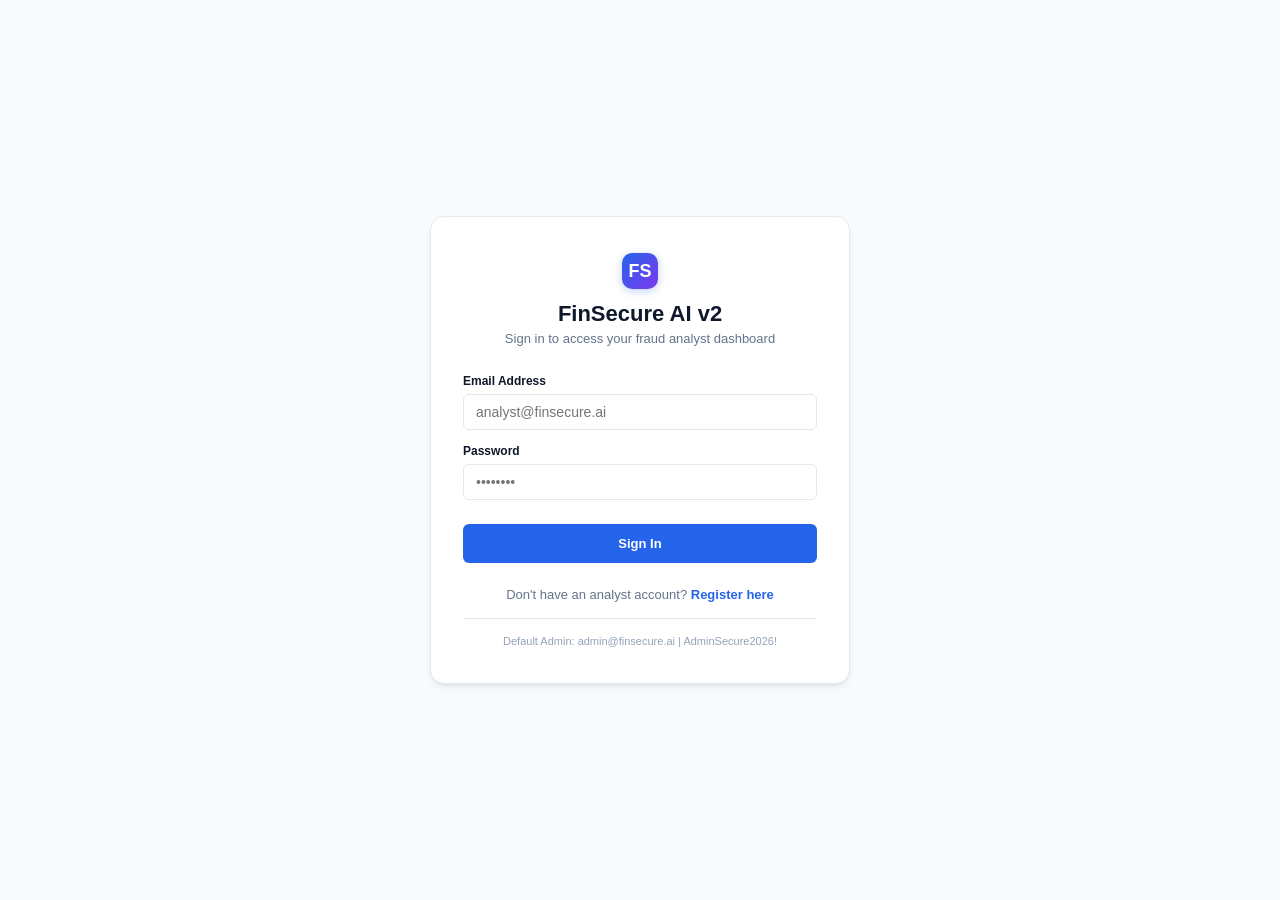
<file: finsecure-ai-v2/frontend/login.html>
<!DOCTYPE html>
<html lang="en">
<head>
  <meta charset="UTF-8">
  <meta name="viewport" content="width=device-width, initial-scale=1.0">
  <title>Sign In — FinSecure AI v2</title>
  <link rel="stylesheet" href="style.css">
</head>
<body class="auth-wrapper">
  <div class="auth-card">
    <div class="auth-header">
      <div style="display: flex; justify-content: center; margin-bottom: 12px;">
        <div class="logo-icon">FS</div>
      </div>
      <h1 style="font-size: 22px; font-weight: 700; color: var(--text-main);">FinSecure AI v2</h1>
      <p style="font-size: 13px; color: var(--text-muted); margin-top: 4px;">Sign in to access your fraud analyst dashboard</p>
    </div>

    <div id="login-alert" class="auth-alert"></div>

    <form id="login-form">
      <div class="form-group">
        <label class="form-label" for="login-email">Email Address</label>
        <input type="email" id="login-email" class="form-input" placeholder="analyst@finsecure.ai" required autocomplete="email">
      </div>

      <div class="form-group">
        <label class="form-label" for="login-password">Password</label>
        <input type="password" id="login-password" class="form-input" placeholder="••••••••" required minlength="8" autocomplete="current-password">
      </div>

      <button type="submit" id="btn-login" class="btn btn-primary" style="width: 100%; margin-top: 10px; padding: 11px;">
        Sign In
      </button>
    </form>

    <div style="margin-top: 24px; text-align: center; font-size: 13px; color: var(--text-muted);">
      Don't have an analyst account? <a href="register.html" style="color: var(--primary); text-decoration: none; font-weight: 600;">Register here</a>
    </div>

    <div style="margin-top: 16px; padding-top: 16px; border-top: 1px solid var(--border-color); font-size: 11px; color: var(--text-light); text-align: center;">
      Default Admin: <code>admin@finsecure.ai</code> | <code>AdminSecure2026!</code>
    </div>
  </div>

  <script>
    // Redirect if already authenticated
    if (localStorage.getItem('finsecure_token')) {
      window.location.replace('/');
    }

    const form = document.getElementById('login-form');
    const alertBox = document.getElementById('login-alert');
    const btn = document.getElementById('btn-login');

    form.addEventListener('submit', async (e) => {
      e.preventDefault();
      alertBox.className = 'auth-alert';
      alertBox.style.display = 'none';

      const email = document.getElementById('login-email').value.trim();
      const password = document.getElementById('login-password').value;

      if (!email || !email.includes('@')) {
        showAlert('Please enter a valid email address.', 'danger');
        return;
      }

      if (!password || password.length < 8) {
        showAlert('Password must be at least 8 characters long.', 'danger');
        return;
      }

      btn.disabled = true;
      btn.innerText = 'Authenticating...';

      try {
        const resp = await fetch('/auth/login', {
          method: 'POST',
          headers: { 'Content-Type': 'application/json' },
          body: JSON.stringify({ email, password })
        });

        const data = await resp.json();

        if (!resp.ok) {
          const errMsg = data.detail || 'Authentication failed. Please check your credentials.';
          showAlert(errMsg, 'danger');
          btn.disabled = false;
          btn.innerText = 'Sign In';
          return;
        }

        // Store JWT token and user info
        localStorage.setItem('finsecure_token', data.access_token);
        localStorage.setItem('finsecure_user', JSON.stringify(data.user));

        showAlert('Sign in successful. Redirecting to dashboard...', 'success');
        setTimeout(() => {
          window.location.replace('/');
        }, 500);

      } catch (err) {
        showAlert('Network error connecting to API server: ' + err.message, 'danger');
        btn.disabled = false;
        btn.innerText = 'Sign In';
      }
    });

    function showAlert(msg, type) {
      alertBox.textContent = msg;
      alertBox.className = `auth-alert ${type}`;
      alertBox.style.display = 'block';
    }
  </script>
</body>
</html>
</file>
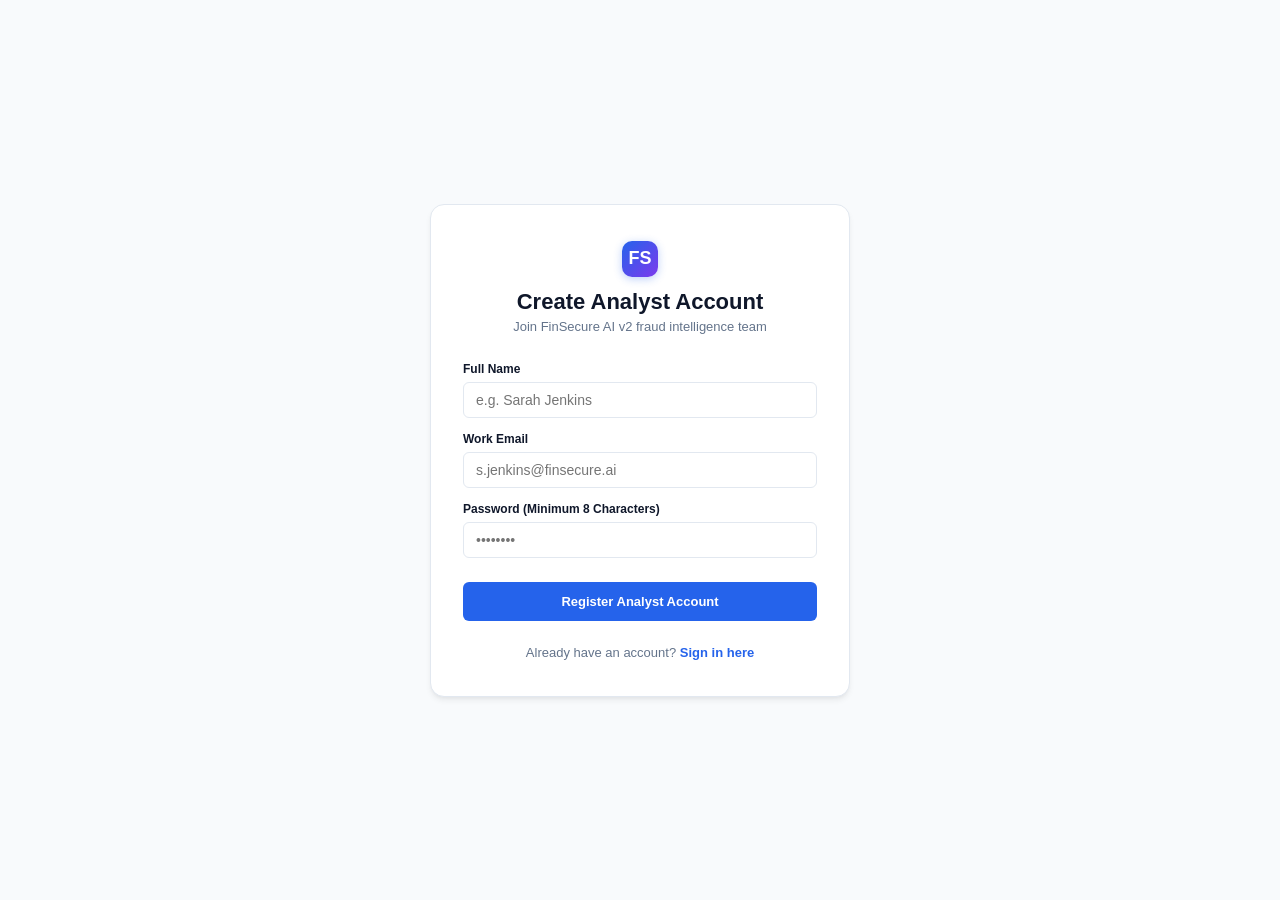
<file: finsecure-ai-v2/frontend/register.html>
<!DOCTYPE html>
<html lang="en">
<head>
  <meta charset="UTF-8">
  <meta name="viewport" content="width=device-width, initial-scale=1.0">
  <title>Register Analyst — FinSecure AI v2</title>
  <link rel="stylesheet" href="style.css">
</head>
<body class="auth-wrapper">
  <div class="auth-card">
    <div class="auth-header">
      <div style="display: flex; justify-content: center; margin-bottom: 12px;">
        <div class="logo-icon">FS</div>
      </div>
      <h1 style="font-size: 22px; font-weight: 700; color: var(--text-main);">Create Analyst Account</h1>
      <p style="font-size: 13px; color: var(--text-muted); margin-top: 4px;">Join FinSecure AI v2 fraud intelligence team</p>
    </div>

    <div id="register-alert" class="auth-alert"></div>

    <form id="register-form">
      <div class="form-group">
        <label class="form-label" for="reg-fullname">Full Name</label>
        <input type="text" id="reg-fullname" class="form-input" placeholder="e.g. Sarah Jenkins" required minlength="2">
      </div>

      <div class="form-group">
        <label class="form-label" for="reg-email">Work Email</label>
        <input type="email" id="reg-email" class="form-input" placeholder="s.jenkins@finsecure.ai" required autocomplete="email">
      </div>

      <div class="form-group">
        <label class="form-label" for="reg-password">Password (Minimum 8 Characters)</label>
        <input type="password" id="reg-password" class="form-input" placeholder="••••••••" required minlength="8" autocomplete="new-password">
      </div>

      <button type="submit" id="btn-register" class="btn btn-primary" style="width: 100%; margin-top: 10px; padding: 11px;">
        Register Analyst Account
      </button>
    </form>

    <div style="margin-top: 24px; text-align: center; font-size: 13px; color: var(--text-muted);">
      Already have an account? <a href="login.html" style="color: var(--primary); text-decoration: none; font-weight: 600;">Sign in here</a>
    </div>
  </div>

  <script>
    if (localStorage.getItem('finsecure_token')) {
      window.location.replace('/');
    }

    const form = document.getElementById('register-form');
    const alertBox = document.getElementById('register-alert');
    const btn = document.getElementById('btn-register');

    form.addEventListener('submit', async (e) => {
      e.preventDefault();
      alertBox.className = 'auth-alert';
      alertBox.style.display = 'none';

      const full_name = document.getElementById('reg-fullname').value.trim();
      const email = document.getElementById('reg-email').value.trim();
      const password = document.getElementById('reg-password').value;

      if (!full_name || full_name.length < 2) {
        showAlert('Please enter your full name.', 'danger');
        return;
      }

      if (!email || !email.includes('@')) {
        showAlert('Please enter a valid email address.', 'danger');
        return;
      }

      if (!password || password.length < 8) {
        showAlert('Password must be at least 8 characters long.', 'danger');
        return;
      }

      btn.disabled = true;
      btn.innerText = 'Creating Account...';

      try {
        const resp = await fetch('/auth/register', {
          method: 'POST',
          headers: { 'Content-Type': 'application/json' },
          body: JSON.stringify({ full_name, email, password })
        });

        const data = await resp.json();

        if (!resp.ok) {
          const errMsg = data.detail || 'Registration failed. Please verify your details.';
          showAlert(errMsg, 'danger');
          btn.disabled = false;
          btn.innerText = 'Register Analyst Account';
          return;
        }

        // Save JWT token and redirect to dashboard
        localStorage.setItem('finsecure_token', data.access_token);
        localStorage.setItem('finsecure_user', JSON.stringify(data.user));

        showAlert('Account created successfully! Redirecting to dashboard...', 'success');
        setTimeout(() => {
          window.location.replace('/');
        }, 500);

      } catch (err) {
        showAlert('Network error connecting to API: ' + err.message, 'danger');
        btn.disabled = false;
        btn.innerText = 'Register Analyst Account';
      }
    });

    function showAlert(msg, type) {
      alertBox.textContent = msg;
      alertBox.className = `auth-alert ${type}`;
      alertBox.style.display = 'block';
    }
  </script>
</body>
</html>
</file>
<file: finsecure-ai-v2/frontend/style.css>
/* FinSecure AI v2 — Modern Light Design System */
:root {
  --bg-main: #f8fafc;
  --bg-card: #ffffff;
  --bg-sidebar: #ffffff;
  --bg-muted: #f1f5f9;
  --border-color: #e2e8f0;
  --border-focus: #3b82f6;

  --text-main: #0f172a;
  --text-muted: #64748b;
  --text-light: #94a3b8;

  --primary: #2563eb;
  --primary-hover: #1d4ed8;
  --primary-light: #eff6ff;

  --danger: #dc2626;
  --danger-light: #fef2f2;
  --danger-border: #fecaca;

  --success: #16a34a;
  --success-light: #f0fdf4;
  --success-border: #bbf7d0;

  --warning: #d97706;
  --warning-light: #fffbeb;
  --warning-border: #fde68a;

  --shadow-sm: 0 1px 2px 0 rgba(0, 0, 0, 0.05);
  --shadow-md: 0 4px 6px -1px rgba(0, 0, 0, 0.07), 0 2px 4px -2px rgba(0, 0, 0, 0.05);
  --shadow-lg: 0 10px 15px -3px rgba(0, 0, 0, 0.08), 0 4px 6px -4px rgba(0, 0, 0, 0.04);

  --radius-sm: 6px;
  --radius-md: 10px;
  --radius-lg: 14px;
  --radius-full: 9999px;

  --font-sans: -apple-system, BlinkMacSystemFont, "Segoe UI", Roboto, "Helvetica Neue", Arial, sans-serif;
}

* {
  box-sizing: border-box;
  margin: 0;
  padding: 0;
  font-family: var(--font-sans);
}

body {
  background-color: var(--bg-main);
  color: var(--text-main);
  min-height: 100vh;
  display: flex;
  flex-direction: column;
  -webkit-font-smoothing: antialiased;
}

/* App Layout: Header + Sidebar + Main Content */
.app-header {
  height: 64px;
  background: var(--bg-card);
  border-bottom: 1px solid var(--border-color);
  display: flex;
  align-items: center;
  justify-content: space-between;
  padding: 0 24px;
  position: sticky;
  top: 0;
  z-index: 50;
  box-shadow: var(--shadow-sm);
}

.logo-area {
  display: flex;
  align-items: center;
  gap: 12px;
}

.logo-icon {
  width: 36px;
  height: 36px;
  border-radius: var(--radius-md);
  background: linear-gradient(135deg, #2563eb, #7c3aed);
  display: flex;
  align-items: center;
  justify-content: center;
  color: #fff;
  font-weight: 700;
  font-size: 18px;
  box-shadow: 0 2px 8px rgba(37, 99, 235, 0.3);
}

.logo-title {
  font-size: 17px;
  font-weight: 700;
  color: var(--text-main);
  display: flex;
  align-items: center;
  gap: 8px;
}

.header-badges {
  display: flex;
  align-items: center;
  gap: 10px;
  flex-wrap: wrap;
}

.badge-pill {
  font-size: 12px;
  font-weight: 500;
  padding: 4px 10px;
  border-radius: var(--radius-full);
  display: inline-flex;
  align-items: center;
  gap: 6px;
  border: 1px solid var(--border-color);
  background: var(--bg-muted);
  color: var(--text-muted);
}

.badge-dataset {
  background: #f0fdf4;
  border-color: #bbf7d0;
  color: #15803d;
}

.badge-trained {
  background: #eff6ff;
  border-color: #bfdbfe;
  color: #1d4ed8;
}

.badge-ws-live {
  background: #f0fdf4;
  border-color: #bbf7d0;
  color: #15803d;
}

.badge-ws-disconnected {
  background: #fef2f2;
  border-color: #fecaca;
  color: #b91c1c;
}

.pulse-dot {
  width: 8px;
  height: 8px;
  border-radius: 50%;
  background: #16a34a;
}

.pulse-dot.danger {
  background: #dc2626;
}

.user-menu {
  display: flex;
  align-items: center;
  gap: 12px;
}

.user-avatar {
  width: 34px;
  height: 34px;
  border-radius: 50%;
  background: #e2e8f0;
  color: var(--primary);
  display: flex;
  align-items: center;
  justify-content: center;
  font-weight: 600;
  font-size: 13px;
  border: 1px solid var(--border-color);
}

.user-name {
  font-size: 13px;
  font-weight: 600;
}

.role-badge {
  font-size: 10px;
  font-weight: 700;
  text-transform: uppercase;
  padding: 2px 6px;
  border-radius: 4px;
  background: #f1f5f9;
  color: #475569;
}

.role-badge.admin {
  background: #fef3c7;
  color: #b45309;
}

.app-container {
  display: flex;
  flex: 1;
  min-height: calc(100vh - 64px);
}

/* Sidebar */
.sidebar {
  width: 240px;
  background: var(--bg-sidebar);
  border-right: 1px solid var(--border-color);
  padding: 20px 12px;
  display: flex;
  flex-direction: column;
  gap: 6px;
  flex-shrink: 0;
  position: sticky;
  top: 64px;
  height: calc(100vh - 64px);
  overflow-y: auto;
}

.nav-item {
  display: flex;
  align-items: center;
  gap: 12px;
  padding: 10px 14px;
  border-radius: var(--radius-md);
  font-size: 14px;
  font-weight: 500;
  color: var(--text-muted);
  cursor: pointer;
  transition: all 0.15s ease;
  user-select: none;
  border: none;
  background: transparent;
  width: 100%;
  text-align: left;
}

.nav-item:hover {
  background: var(--bg-muted);
  color: var(--text-main);
}

.nav-item.active {
  background: var(--primary-light);
  color: var(--primary);
  font-weight: 600;
}

.nav-icon {
  width: 20px;
  height: 20px;
  display: inline-flex;
  align-items: center;
  justify-content: center;
}

/* Main Content Area */
.main-content {
  flex: 1;
  padding: 28px 32px;
  max-width: 1440px;
  margin: 0 auto;
  width: 100%;
  scroll-margin-top: 64px;
}

.page-panel {
  display: none;
  animation: fadeIn 0.2s ease-out;
  scroll-margin-top: 64px;
}

.page-panel.active {
  display: block;
}

@keyframes fadeIn {
  from { opacity: 0; transform: translateY(4px); }
  to { opacity: 1; transform: translateY(0); }
}

.page-title {
  font-size: 22px;
  font-weight: 700;
  margin-bottom: 20px;
  color: var(--text-main);
  display: flex;
  align-items: center;
  justify-content: space-between;
  flex-wrap: wrap;
  gap: 12px;
}

/* Cards & Layout */
.card {
  background: var(--bg-card);
  border: 1px solid var(--border-color);
  border-radius: var(--radius-lg);
  padding: 22px;
  box-shadow: var(--shadow-sm);
  margin-bottom: 24px;
}

.card-title {
  font-size: 16px;
  font-weight: 600;
  color: var(--text-main);
  margin-bottom: 16px;
  display: flex;
  align-items: center;
  justify-content: space-between;
}

.grid-2 {
  display: grid;
  grid-template-columns: 1fr 1fr;
  gap: 20px;
}

.grid-3 {
  display: grid;
  grid-template-columns: repeat(3, 1fr);
  gap: 20px;
}

.grid-kpi {
  display: grid;
  grid-template-columns: repeat(auto-fit, minmax(210px, 1fr));
  gap: 16px;
  margin-bottom: 24px;
}

.kpi-card {
  background: var(--bg-card);
  border: 1px solid var(--border-color);
  border-radius: var(--radius-md);
  padding: 18px;
  box-shadow: var(--shadow-sm);
}

.kpi-label {
  font-size: 12px;
  font-weight: 600;
  text-transform: uppercase;
  color: var(--text-muted);
  letter-spacing: 0.5px;
  margin-bottom: 6px;
}

.kpi-value {
  font-size: 24px;
  font-weight: 700;
  color: var(--text-main);
}

.kpi-value.green { color: var(--success); }
.kpi-value.red { color: var(--danger); }
.kpi-value.blue { color: var(--primary); }
.kpi-value.amber { color: var(--warning); }

/* Forms & Inputs */
.form-group {
  margin-bottom: 14px;
}

.form-label {
  display: block;
  font-size: 12px;
  font-weight: 600;
  color: var(--text-main);
  margin-bottom: 6px;
}

.form-input, .form-select {
  width: 100%;
  padding: 9px 12px;
  border: 1px solid var(--border-color);
  border-radius: var(--radius-sm);
  background: #ffffff;
  color: var(--text-main);
  font-size: 14px;
  outline: none;
  transition: border-color 0.15s ease;
}

.form-input:focus, .form-select:focus {
  border-color: var(--border-focus);
  box-shadow: 0 0 0 3px rgba(59, 130, 246, 0.15);
}

.btn {
  display: inline-flex;
  align-items: center;
  justify-content: center;
  gap: 8px;
  padding: 9px 16px;
  border-radius: var(--radius-sm);
  font-size: 13px;
  font-weight: 600;
  cursor: pointer;
  transition: all 0.15s ease;
  border: 1px solid transparent;
  user-select: none;
}

.btn-primary {
  background: var(--primary);
  color: #fff;
}

.btn-primary:hover {
  background: var(--primary-hover);
}

.btn-secondary {
  background: #fff;
  border-color: var(--border-color);
  color: var(--text-main);
}

.btn-secondary:hover {
  background: var(--bg-muted);
}

.btn-danger {
  background: var(--danger);
  color: #fff;
}

.btn-danger:hover {
  background: #b91c1c;
}

.btn-warning {
  background: #f59e0b;
  color: #fff;
}

.btn-warning:hover {
  background: #d97706;
}

.btn-sm {
  padding: 6px 10px;
  font-size: 12px;
}

/* Tables */
.table-container {
  overflow-x: auto;
  border: 1px solid var(--border-color);
  border-radius: var(--radius-md);
  background: #fff;
}

table {
  width: 100%;
  border-collapse: collapse;
  font-size: 13px;
}

th {
  background: #f8fafc;
  color: var(--text-muted);
  font-weight: 600;
  text-align: left;
  padding: 12px 14px;
  border-bottom: 1px solid var(--border-color);
  white-space: nowrap;
}

td {
  padding: 12px 14px;
  border-bottom: 1px solid var(--border-color);
  color: var(--text-main);
  vertical-align: middle;
}

tr:hover td {
  background: #f8fafc;
}

tr.row-clickable {
  cursor: pointer;
}

.badge-decision {
  display: inline-flex;
  align-items: center;
  gap: 4px;
  padding: 3px 8px;
  border-radius: 4px;
  font-size: 11px;
  font-weight: 700;
  letter-spacing: 0.3px;
}

.badge-decision.fraud {
  background: var(--danger-light);
  color: var(--danger);
  border: 1px solid var(--danger-border);
}

.badge-decision.clean {
  background: var(--success-light);
  color: var(--success);
  border: 1px solid var(--success-border);
}

/* Flash for live incoming rows */
@keyframes flashGreen {
  0% { background-color: #dcfce7; }
  100% { background-color: transparent; }
}

.new-row-flash td {
  animation: flashGreen 2.5s ease-out;
}

/* Slide-out Drawer */
.drawer-backdrop {
  position: fixed;
  top: 0;
  left: 0;
  right: 0;
  bottom: 0;
  background: rgba(0, 0, 0, 0.4);
  z-index: 100;
  display: none;
}

.drawer {
  position: fixed;
  top: 0;
  right: -550px;
  width: 520px;
  height: 100vh;
  background: #fff;
  z-index: 101;
  box-shadow: -4px 0 24px rgba(0, 0, 0, 0.15);
  transition: right 0.25s ease;
  display: flex;
  flex-direction: column;
}

.drawer.open {
  right: 0;
}

.drawer-header {
  padding: 20px 24px;
  border-bottom: 1px solid var(--border-color);
  display: flex;
  align-items: center;
  justify-content: space-between;
}

.drawer-title {
  font-size: 18px;
  font-weight: 700;
}

.drawer-body {
  padding: 24px;
  overflow-y: auto;
  flex: 1;
}

/* Chat UI */
.chat-container {
  display: flex;
  flex-direction: column;
  height: 600px;
  border: 1px solid var(--border-color);
  border-radius: var(--radius-lg);
  background: #fff;
  overflow: hidden;
}

.chat-history {
  flex: 1;
  padding: 20px;
  overflow-y: auto;
  display: flex;
  flex-direction: column;
  gap: 16px;
  background: #f8fafc;
}

.chat-bubble {
  max-width: 80%;
  padding: 12px 16px;
  border-radius: var(--radius-md);
  font-size: 14px;
  line-height: 1.5;
}

.chat-bubble.user {
  align-self: flex-end;
  background: var(--primary);
  color: #fff;
  border-bottom-right-radius: 2px;
}

.chat-bubble.bot {
  align-self: flex-start;
  background: #fff;
  color: var(--text-main);
  border: 1px solid var(--border-color);
  border-bottom-left-radius: 2px;
  box-shadow: var(--shadow-sm);
}

.chat-bubble.typing {
  display: inline-flex;
  align-items: center;
  gap: 5px;
  padding: 10px 18px;
  background: #fff;
  border: 1px solid var(--border-color);
  border-radius: var(--radius-md);
  box-shadow: var(--shadow-sm);
}

.chat-bubble.typing span {
  width: 7px;
  height: 7px;
  border-radius: 50%;
  background: var(--primary);
  display: inline-block;
  animation: typingBounce 1.4s infinite ease-in-out both;
}

.chat-bubble.typing span:nth-child(1) { animation-delay: -0.32s; }
.chat-bubble.typing span:nth-child(2) { animation-delay: -0.16s; }

@keyframes typingBounce {
  0%, 80%, 100% { transform: scale(0.2); opacity: 0.3; }
  40% { transform: scale(1); opacity: 1; }
}

.chat-suggestion-link {
  color: var(--primary);
  cursor: pointer;
  text-decoration: underline;
  font-weight: 600;
  display: inline-block;
  margin: 2px 0;
}
.chat-suggestion-link:hover {
  color: #1d4ed8;
}

.chat-sources {
  margin-top: 8px;
  font-size: 11px;
  color: var(--text-muted);
  border-top: 1px dashed var(--border-color);
  padding-top: 6px;
}

.chat-chips {
  padding: 10px 16px;
  display: flex;
  gap: 8px;
  flex-wrap: wrap;
  background: #fff;
  border-top: 1px solid var(--border-color);
}

.chip {
  font-size: 12px;
  padding: 4px 10px;
  border-radius: var(--radius-full);
  background: var(--bg-muted);
  color: var(--text-main);
  border: 1px solid var(--border-color);
  cursor: pointer;
  transition: all 0.15s ease;
}

.chip:hover {
  background: var(--primary-light);
  border-color: #bfdbfe;
  color: var(--primary);
}

.chat-input-bar {
  padding: 12px 16px;
  border-top: 1px solid var(--border-color);
  background: #fff;
  display: flex;
  gap: 10px;
}

/* Auth Cards (Login & Register) */
.auth-wrapper {
  min-height: 100vh;
  display: flex;
  align-items: center;
  justify-content: center;
  padding: 24px;
  background: #f8fafc;
}

.auth-card {
  width: 100%;
  max-width: 420px;
  background: #fff;
  border: 1px solid var(--border-color);
  border-radius: var(--radius-lg);
  padding: 36px 32px;
  box-shadow: var(--shadow-md);
}

.auth-header {
  text-align: center;
  margin-bottom: 28px;
}

.auth-alert {
  padding: 10px 14px;
  border-radius: var(--radius-sm);
  font-size: 13px;
  margin-bottom: 16px;
  display: none;
}

.auth-alert.danger {
  background: var(--danger-light);
  border: 1px solid var(--danger-border);
  color: var(--danger);
  display: block;
}

.auth-alert.success {
  background: var(--success-light);
  border: 1px solid var(--success-border);
  color: var(--success);
  display: block;
}

/* Retrain Warning Banner */
.banner-retrain {
  background: var(--danger-light);
  border: 1px solid var(--danger-border);
  color: var(--danger);
  padding: 14px 20px;
  border-radius: var(--radius-md);
  font-weight: 700;
  font-size: 14px;
  margin-bottom: 20px;
  display: flex;
  align-items: center;
  gap: 10px;
}

/* Responsive Breakpoints */
@media (max-width: 1024px) {
  .sidebar { width: 200px; }
  .grid-2, .grid-3 { grid-template-columns: 1fr; }
}

@media (max-width: 768px) {
  .app-container { flex-direction: column; }
  .sidebar {
    width: 100%;
    flex-direction: row;
    overflow-x: auto;
    border-right: none;
    border-bottom: 1px solid var(--border-color);
    padding: 10px 16px;
  }
  .nav-item { width: auto; white-space: nowrap; }
  .main-content { padding: 16px; }
  .drawer { width: 100%; right: -100%; }
}

/* =========================================================================
   Analyze CSV Feature Styles
   ========================================================================= */
.analysis-stepper {
  display: flex;
  align-items: center;
  justify-content: space-between;
  background: var(--bg-card);
  border: 1px solid var(--border-color);
  border-radius: var(--radius-lg);
  padding: 18px 28px;
  margin-bottom: 24px;
  box-shadow: var(--shadow-sm);
  position: relative;
  overflow-x: auto;
}

.step-item {
  display: flex;
  align-items: center;
  gap: 10px;
  cursor: default;
  position: relative;
  z-index: 2;
  white-space: nowrap;
}

.step-num {
  width: 32px;
  height: 32px;
  border-radius: 50%;
  background: var(--bg-muted);
  border: 2px solid var(--border-color);
  color: var(--text-muted);
  font-size: 13px;
  font-weight: 700;
  display: flex;
  align-items: center;
  justify-content: center;
  transition: all 0.2s ease;
}

.step-label {
  font-size: 13px;
  font-weight: 600;
  color: var(--text-muted);
}

.step-item.active .step-num {
  background: var(--primary);
  border-color: var(--primary);
  color: #fff;
  box-shadow: 0 0 0 4px var(--primary-light);
}
.step-item.active .step-label {
  color: var(--primary);
}

.step-item.completed .step-num {
  background: var(--success);
  border-color: var(--success);
  color: #fff;
}
.step-item.completed .step-label {
  color: var(--text-main);
}

.step-divider {
  flex: 1;
  height: 2px;
  background: var(--border-color);
  margin: 0 16px;
  min-width: 24px;
}

.step-panel {
  display: none;
}
.step-panel.active {
  display: block;
  animation: fadeIn 0.2s ease-out;
}

/* Upload Dropzone */
.dropzone {
  border: 2px dashed var(--border-color);
  border-radius: var(--radius-lg);
  background: #fafbfc;
  padding: 40px 24px;
  text-align: center;
  cursor: pointer;
  transition: all 0.2s ease;
  position: relative;
}

.dropzone:hover, .dropzone.dragover {
  border-color: var(--primary);
  background: var(--primary-light);
}

.dropzone-icon {
  font-size: 44px;
  margin-bottom: 12px;
  color: var(--primary);
}

.dropzone-title {
  font-size: 16px;
  font-weight: 600;
  color: var(--text-main);
  margin-bottom: 6px;
}

.dropzone-sub {
  font-size: 13px;
  color: var(--text-muted);
  margin-bottom: 16px;
}

.file-preview-card {
  display: flex;
  align-items: center;
  justify-content: space-between;
  background: #fff;
  border: 1px solid var(--border-color);
  border-radius: var(--radius-md);
  padding: 12px 18px;
  margin-top: 16px;
}

/* Progress card */
.progress-track {
  width: 100%;
  height: 12px;
  background: var(--bg-muted);
  border-radius: var(--radius-full);
  overflow: hidden;
  margin: 16px 0;
  position: relative;
}

.progress-fill {
  height: 100%;
  background: linear-gradient(90deg, #2563eb, #3b82f6);
  border-radius: var(--radius-full);
  transition: width 0.3s ease;
  width: 0%;
}

/* Sub-tabs within Results */
.subtabs {
  display: flex;
  gap: 8px;
  border-bottom: 1px solid var(--border-color);
  margin-bottom: 24px;
  overflow-x: auto;
  padding-bottom: 2px;
}

.subtab-btn {
  padding: 10px 18px;
  font-size: 13px;
  font-weight: 600;
  border: none;
  background: transparent;
  color: var(--text-muted);
  border-radius: var(--radius-md) var(--radius-md) 0 0;
  cursor: pointer;
  transition: all 0.15s ease;
  border-bottom: 2px solid transparent;
  white-space: nowrap;
}

.subtab-btn:hover {
  color: var(--text-main);
  background: var(--bg-muted);
}

.subtab-btn.active {
  color: var(--primary);
  border-bottom-color: var(--primary);
  background: var(--primary-light);
}

.subtab-content {
  display: none;
}
.subtab-content.active {
  display: block;
  animation: fadeIn 0.15s ease-out;
}

/* Confusion Matrix */
.cm-table {
  width: 100%;
  max-width: 480px;
  border-collapse: collapse;
  text-align: center;
  font-size: 13px;
  margin: 0 auto;
}
.cm-table th, .cm-table td {
  padding: 12px;
  border: 1px solid var(--border-color);
}
.cm-table .cm-header {
  background: var(--bg-muted);
  font-weight: 600;
  color: var(--text-muted);
}
.cm-table .cm-tp {
  background: #dcfce7;
  font-weight: 700;
  color: #15803d;
}
.cm-table .cm-tn {
  background: #f0fdf4;
  font-weight: 700;
  color: #166534;
}
.cm-table .cm-fp {
  background: #fef2f2;
  font-weight: 700;
  color: #b91c1c;
}
.cm-table .cm-fn {
  background: #fee2e2;
  font-weight: 700;
  color: #991b1b;
}

/* Modals */
.modal-overlay {
  position: fixed;
  inset: 0;
  background: rgba(15, 23, 42, 0.45);
  backdrop-filter: blur(3px);
  z-index: 100;
  display: none;
  align-items: center;
  justify-content: center;
  padding: 20px;
}
.modal-overlay.active {
  display: flex;
}
.modal-window {
  background: #fff;
  border-radius: var(--radius-lg);
  box-shadow: var(--shadow-lg);
  width: 100%;
  max-width: 760px;
  max-height: 85vh;
  display: flex;
  flex-direction: column;
  overflow: hidden;
  border: 1px solid var(--border-color);
}
.modal-header {
  padding: 18px 24px;
  border-bottom: 1px solid var(--border-color);
  display: flex;
  align-items: center;
  justify-content: space-between;
}
.modal-body {
  padding: 24px;
  overflow-y: auto;
  flex: 1;
}

/* Mobile responsive down to 390px */
@media (max-width: 480px) {
  .analysis-stepper {
    padding: 12px 14px;
    gap: 8px;
  }
  .step-label { display: none; }
  .step-divider { min-width: 12px; margin: 0 6px; }
  .grid-kpi { grid-template-columns: 1fr; }
  .modal-window { max-width: 100%; margin: 10px; }
  .table-container { max-height: 380px; }
}
</file>
